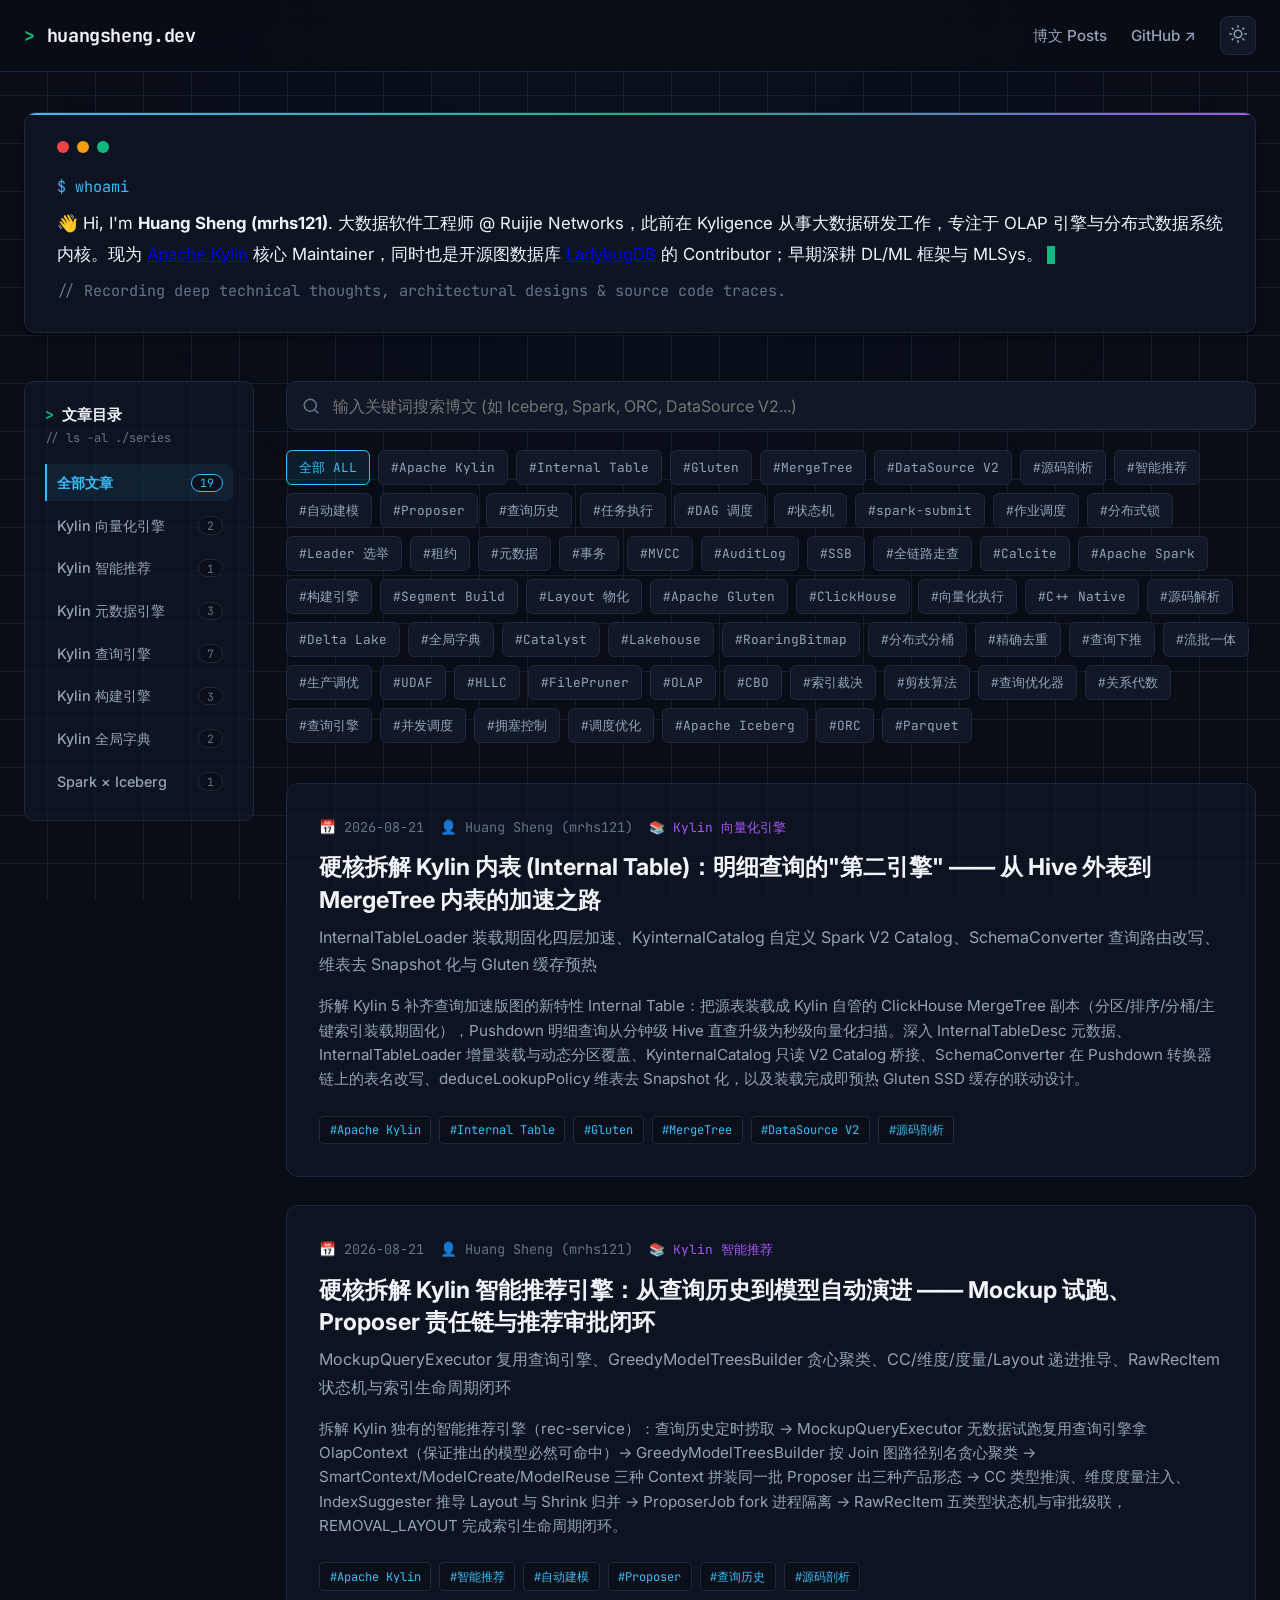
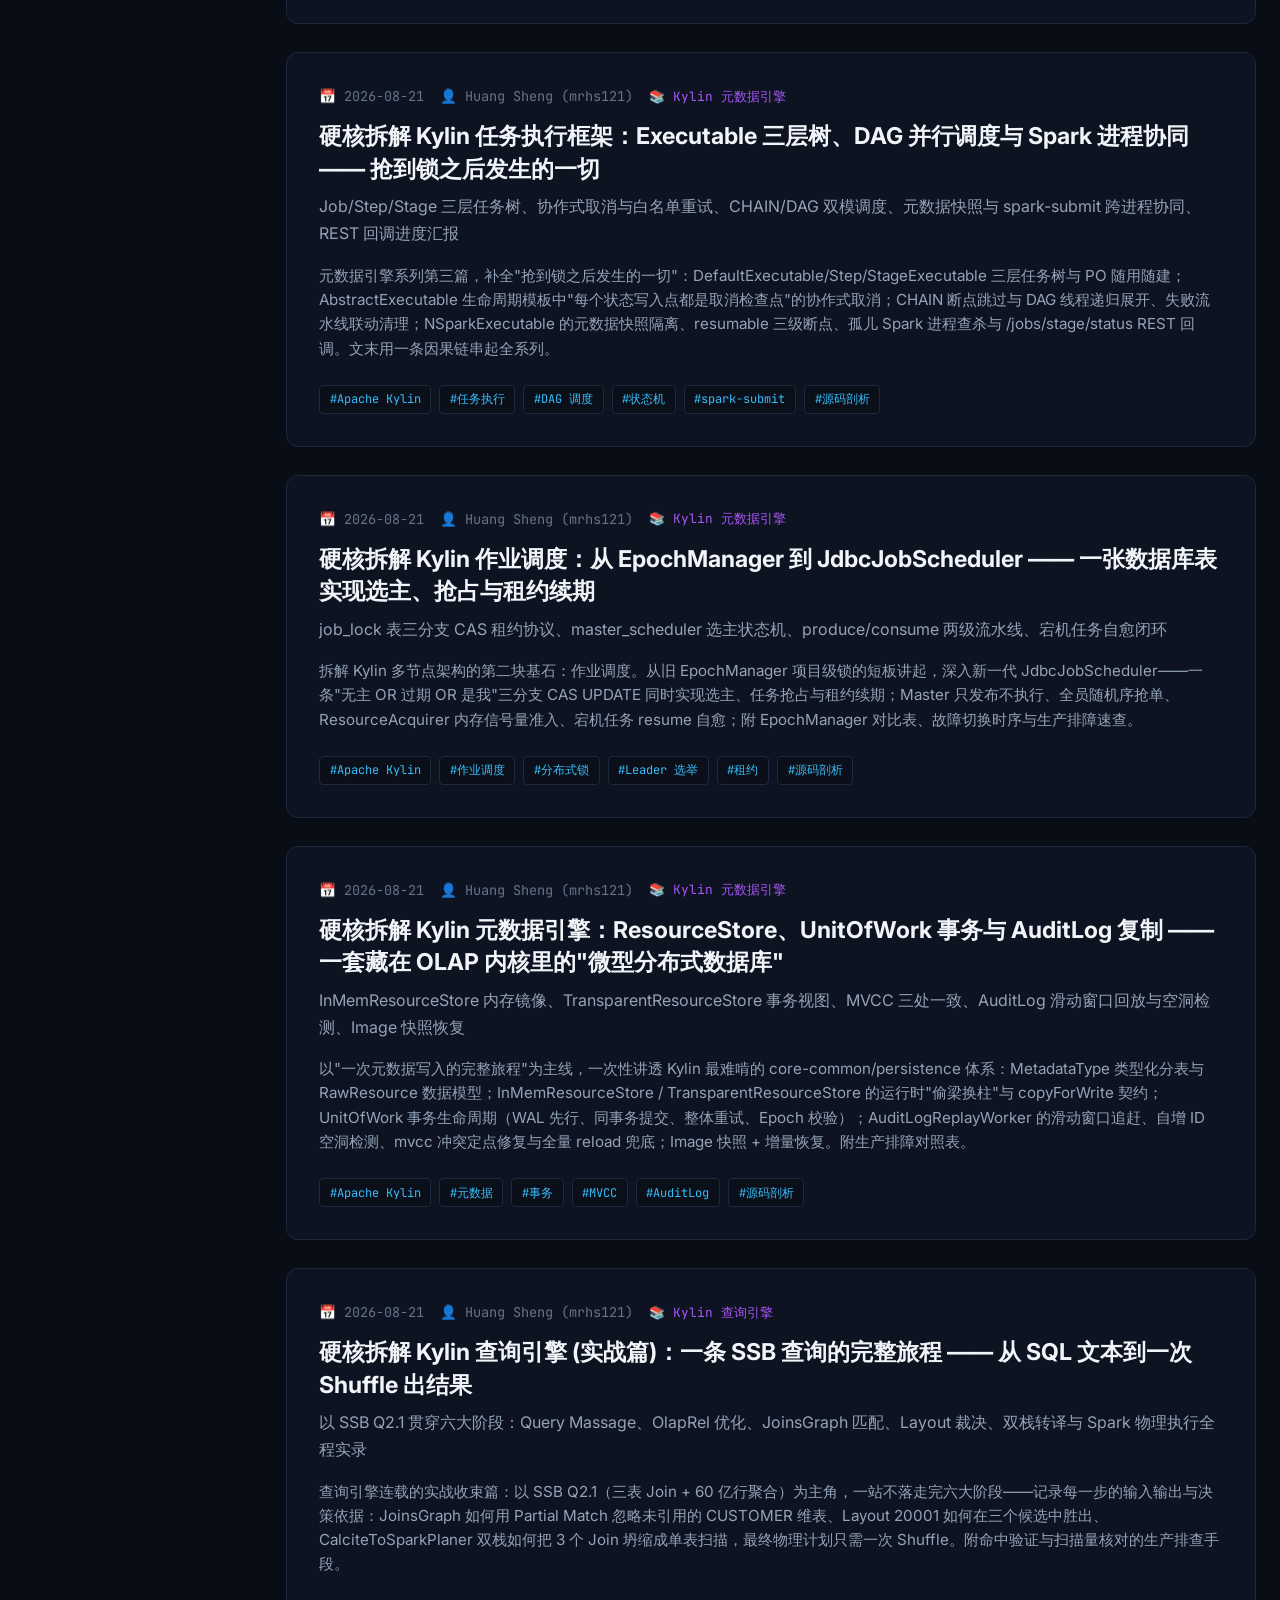
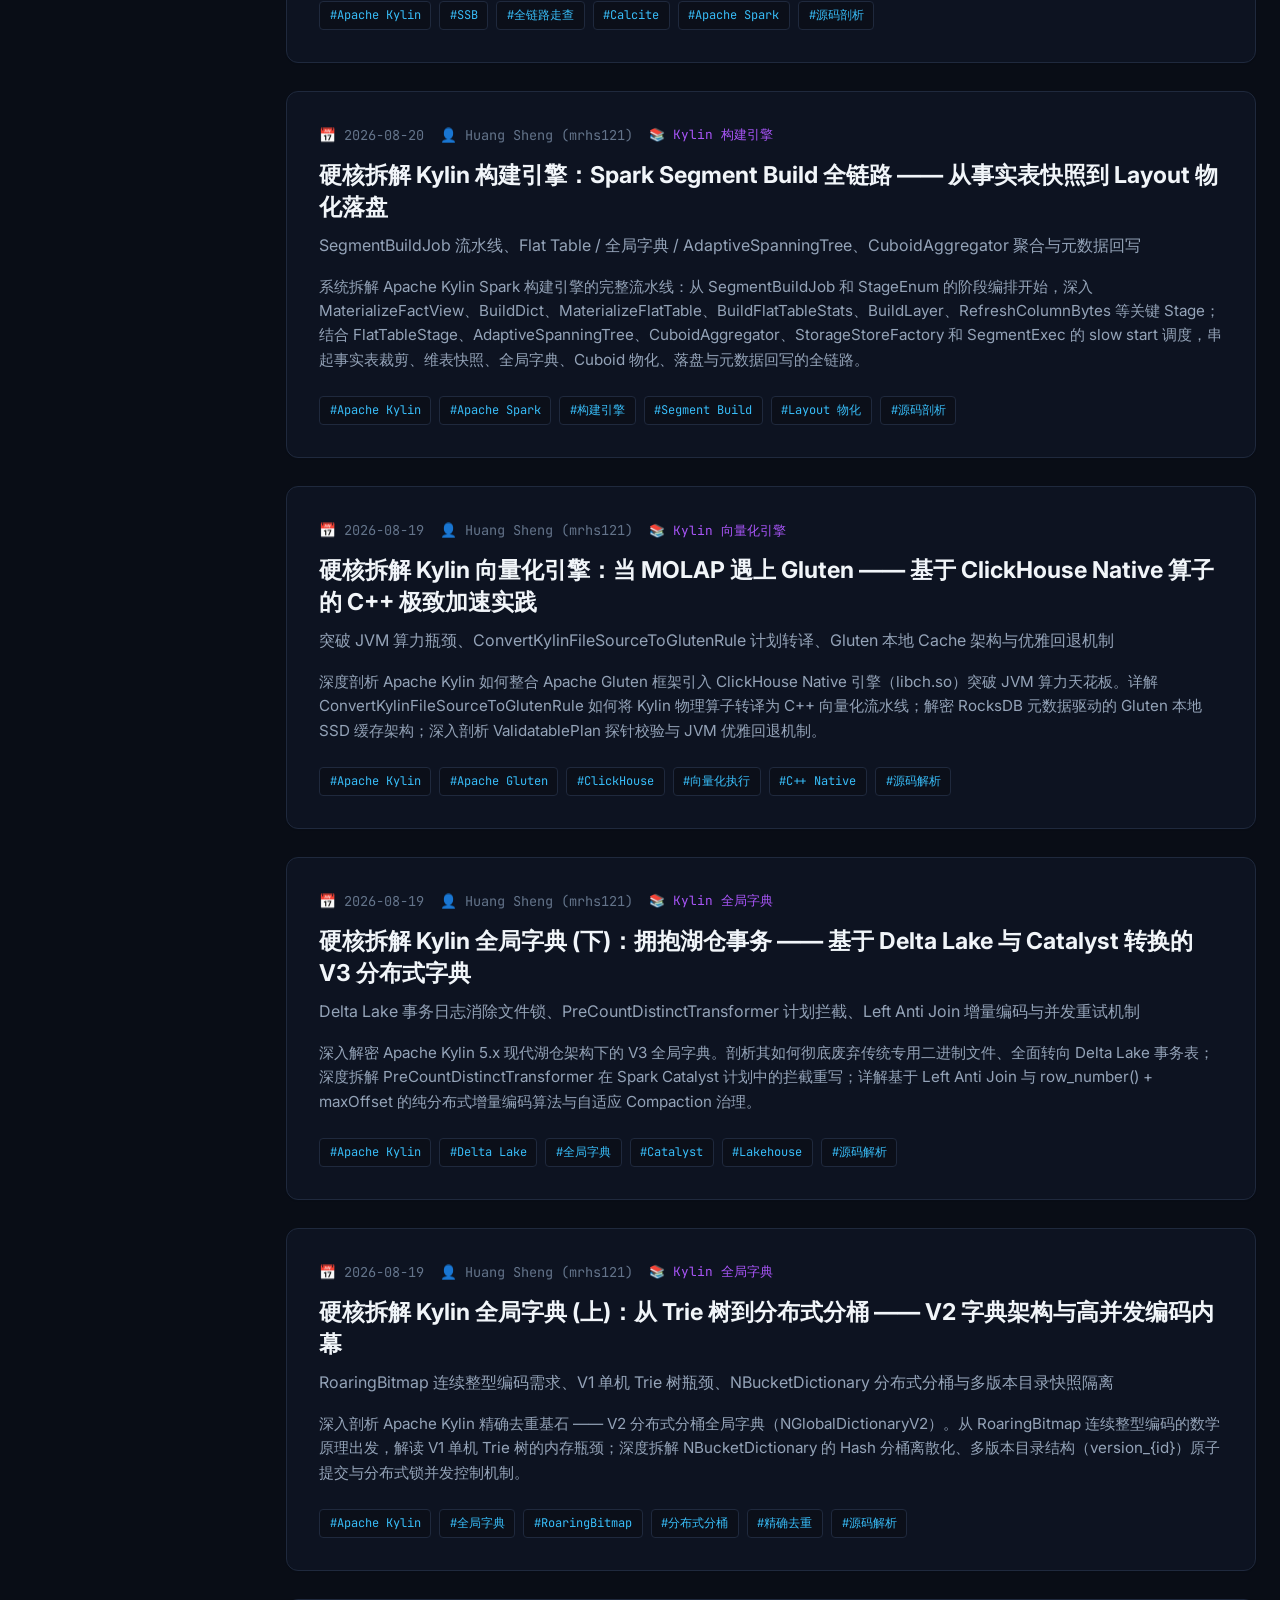
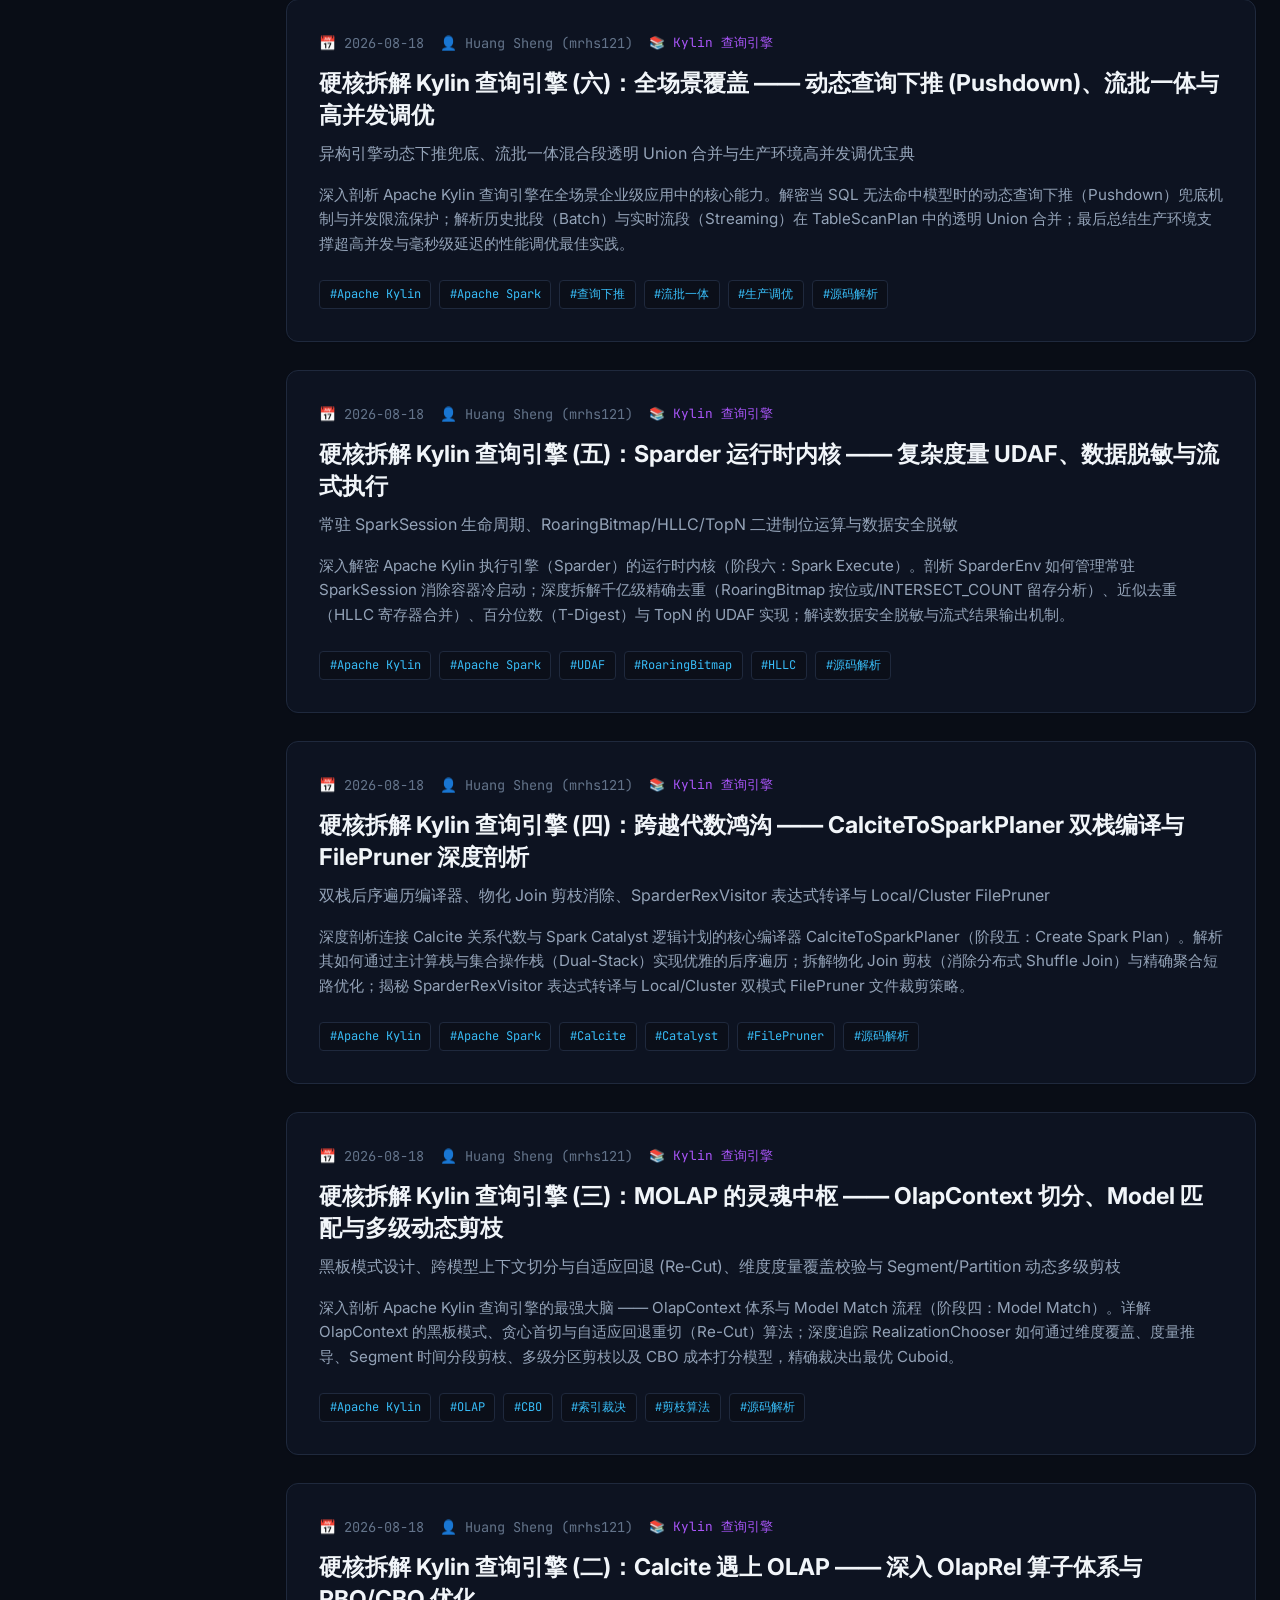
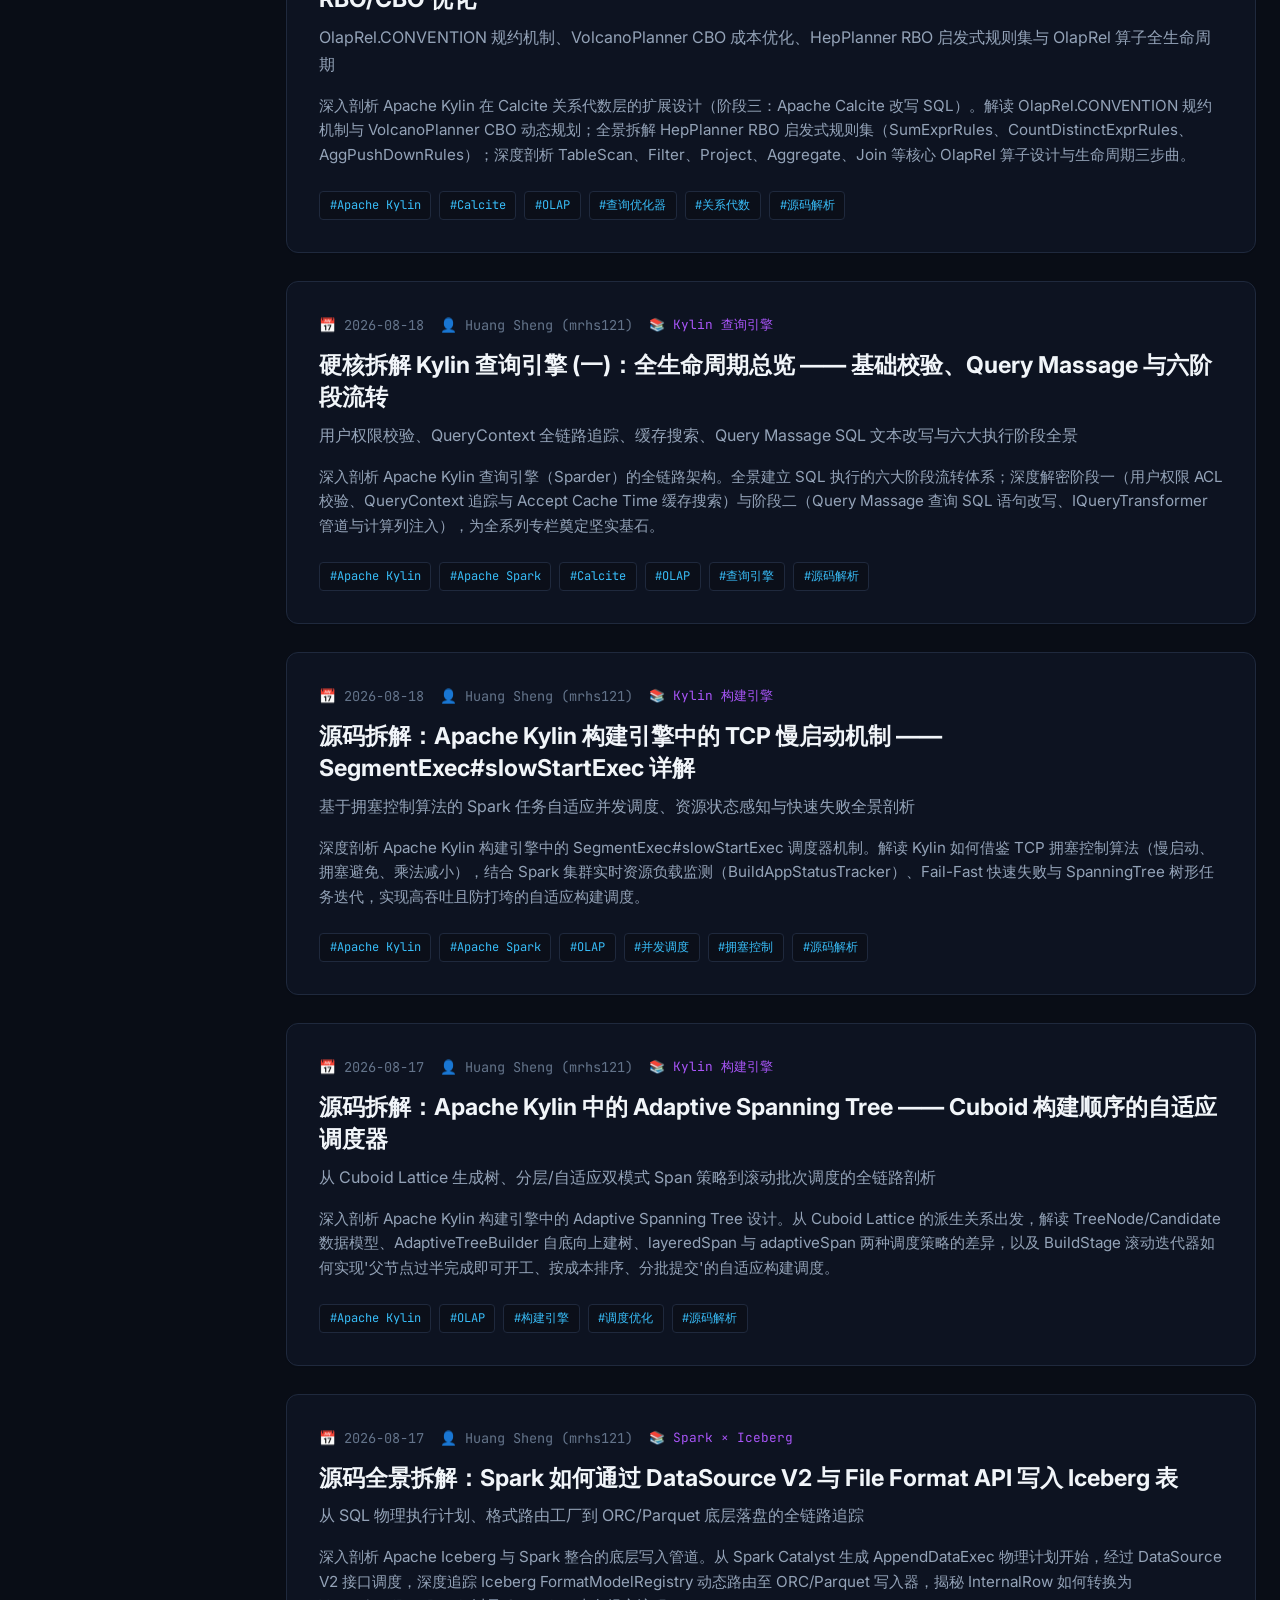
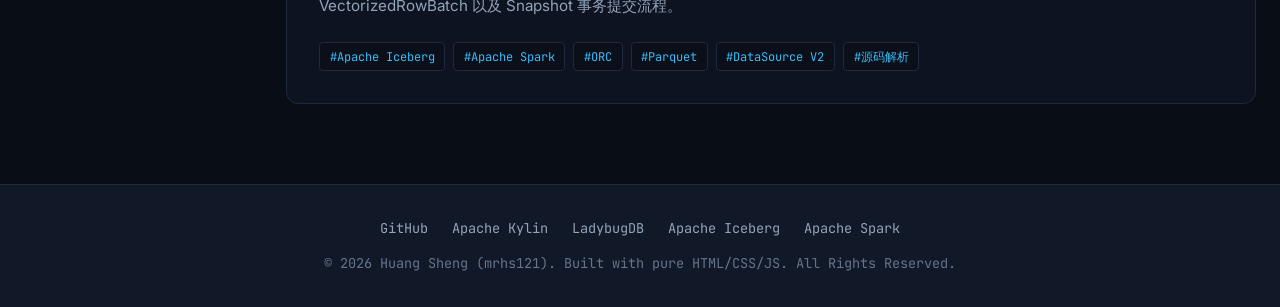
<file: index.html>
<!DOCTYPE html>
<html lang="zh-CN" data-theme="dark">
<head>
  <meta charset="UTF-8">
  <meta name="viewport" content="width=device-width, initial-scale=1.0">
  <meta name="google-site-verification" content="Z1-BaKwSio12exMEw3j6G6v8atnYDmKOI12J7l7mnco">
  <meta name="description" content="Huang Sheng (mrhs121) 的个人技术博客，专注 OLAP 引擎 (Apache Kylin)、分布式计算 (Spark / Flink)、湖仓表格式 (Apache Iceberg)、图数据库及存储引擎底层源码剖析与架构实践。">
  <title>Huang Sheng | Engineering Blog</title>
  <link rel="canonical" href="https://mrhs121.github.io/">
  
  <link rel="stylesheet" href="css/main.css?v=1.5">
  <link rel="icon" href="data:image/svg+xml,<svg xmlns=%22http://www.w3.org/2000/svg%22 viewBox=%220 0 100 100%22><text y=%22.9em%22 font-size=%2290%22>⚡</text></svg>">
</head>
<body>

  <!-- Header / Navigation -->
  <header class="site-header">
    <div class="header-container">
      <a href="index.html" class="brand-logo">
        <span class="terminal-prompt">&gt;</span>
        <span class="brand-text">huangsheng.dev</span>
      </a>
      <nav class="header-nav">
        <a href="index.html" class="nav-link">博文 Posts</a>
        <a href="https://github.com/Mrhs121" target="_blank" rel="noopener" class="nav-link">GitHub ↗</a>
        <button id="themeToggle" class="theme-toggle-btn" aria-label="切换主题">
          <span id="themeIcon"></span>
        </button>
      </nav>
    </div>
  </header>

  <!-- Main Content -->
  <main class="main-content">
    
    <!-- Terminal Hero Banner -->
    <section class="terminal-hero">
      <div class="terminal-header">
        <div class="terminal-dot dot-red"></div>
        <div class="terminal-dot dot-yellow"></div>
        <div class="terminal-dot dot-green"></div>
      </div>
      <div class="terminal-body">
        <div><span class="terminal-command">$ whoami</span></div>
        <div class="terminal-output">
          👋 Hi, I'm <strong>Huang Sheng (mrhs121)</strong>. 大数据软件工程师 @ Ruijie Networks，此前在 Kyligence 从事大数据研发工作，专注于 OLAP 引擎与分布式数据系统内核。现为 <a href="https://github.com/apache/kylin" target="_blank" rel="noopener">Apache Kylin</a> 核心 Maintainer，同时也是开源图数据库 <a href="https://github.com/LadybugDB/ladybug" target="_blank" rel="noopener">LadybugDB</a> 的 Contributor；早期深耕 DL/ML 框架与 MLSys。<span class="cursor-blink"></span>
        </div>
        <div style="margin-top: 0.5rem;"><span class="terminal-comment">// Recording deep technical thoughts, architectural designs & source code traces.</span></div>
      </div>
    </section>

    <!-- Two-column layout: series sidebar + posts -->
    <div class="home-layout">

      <!-- Series Sidebar -->
      <aside class="series-sidebar">
        <div class="series-title">
          <span class="terminal-prompt">&gt;</span> 文章目录
        </div>
        <div class="series-title-comment terminal-comment">// ls -al ./series</div>
        <nav id="seriesCatalog" class="series-list">
          <!-- Rendered via js/app.js -->
        </nav>
      </aside>

      <!-- Right column: search / tags / posts -->
      <div class="home-main">

        <!-- Search and Tags Filter -->
        <section class="filter-section">
          <div class="search-input-wrapper">
            <svg class="search-icon" viewBox="0 0 24 24" fill="none" stroke="currentColor" stroke-width="2" stroke-linecap="round" stroke-linejoin="round">
              <circle cx="11" cy="11" r="8"></circle>
              <line x1="21" y1="21" x2="16.65" y2="16.65"></line>
            </svg>
            <input type="text" id="searchInput" class="search-input" placeholder="输入关键词搜索博文 (如 Iceberg, Spark, ORC, DataSource V2...)" autocomplete="off">
          </div>
          <div id="tagsFilter" class="tags-filter-bar">
            <!-- Rendered via js/app.js -->
          </div>
        </section>

        <!-- Posts Grid -->
        <section id="postsGrid" class="posts-grid">
          <!-- Rendered via js/app.js -->
        </section>

      </div>
    </div>

  </main>

  <!-- Footer -->
  <footer class="site-footer">
    <div class="footer-links">
      <a href="https://github.com/Mrhs121" target="_blank" rel="noopener" class="footer-link">GitHub</a>
      <a href="https://github.com/apache/kylin" target="_blank" rel="noopener" class="footer-link">Apache Kylin</a>
      <a href="https://github.com/LadybugDB/ladybug" target="_blank" rel="noopener" class="footer-link">LadybugDB</a>
      <a href="https://iceberg.apache.org" target="_blank" rel="noopener" class="footer-link">Apache Iceberg</a>
      <a href="https://spark.apache.org" target="_blank" rel="noopener" class="footer-link">Apache Spark</a>
    </div>
    <p>© 2026 Huang Sheng (mrhs121). Built with pure HTML/CSS/JS. All Rights Reserved.</p>
  </footer>

  <script src="js/app.js?v=1.4"></script>
  <!-- GoatCounter 访问统计 -->
  <script data-goatcounter="https://mrhs121.goatcounter.com/count" async src="https://gc.zgo.at/count.js"></script>

  <!-- Static links for crawlers (visually hidden, discoverable by search engines) -->
  <nav class="seo-links" aria-hidden="true" style="position:absolute;left:-9999px;top:auto;width:1px;height:1px;overflow:hidden;">
    <ul>
      <li><a href="post.html?id=kylin-internal-table-mergetree-catalog">硬核拆解 Kylin 内表 (Internal Table)：明细查询的"第二引擎" —— 从 Hive 外表到 MergeTree 内表的加速之路</a></li>
      <li><a href="post.html?id=kylin-smart-recommendation-proposer-chain">硬核拆解 Kylin 智能推荐引擎：从查询历史到模型自动演进 —— Mockup 试跑、Proposer 责任链与推荐审批闭环</a></li>
      <li><a href="post.html?id=kylin-executable-framework-dag-spark-submit">硬核拆解 Kylin 任务执行框架：Executable 三层树、DAG 并行调度与 Spark 进程协同 —— 抢到锁之后发生的一切</a></li>
      <li><a href="post.html?id=kylin-job-scheduler-jdbc-lock-leader-election">硬核拆解 Kylin 作业调度：从 EpochManager 到 JdbcJobScheduler —— 一张数据库表实现选主、抢占与租约续期</a></li>
      <li><a href="post.html?id=kylin-metadata-resourcestore-unitofwork-auditlog">硬核拆解 Kylin 元数据引擎：ResourceStore、UnitOfWork 事务与 AuditLog 复制 —— 一套藏在 OLAP 内核里的"微型分布式数据库"</a></li>
      <li><a href="post.html?id=kylin-query-engine-e2e-ssb-q21-walkthrough">硬核拆解 Kylin 查询引擎 (实战篇)：一条 SSB 查询的完整旅程 —— 从 SQL 文本到一次 Shuffle 出结果</a></li>
      <li><a href="post.html?id=kylin-spark-segment-build-pipeline">硬核拆解 Kylin 构建引擎：Spark Segment Build 全链路 —— 从事实表快照到 Layout 物化落盘</a></li>
      <li><a href="post.html?id=kylin-gluten-native-vectorized-engine">硬核拆解 Kylin 向量化引擎：当 MOLAP 遇上 Gluten —— 基于 ClickHouse Native 算子的 C++ 极致加速实践</a></li>
      <li><a href="post.html?id=kylin-global-dictionary-v3-delta-acid">硬核拆解 Kylin 全局字典 (下)：拥抱湖仓事务 —— 基于 Delta Lake 与 Catalyst 转换的 V3 分布式字典</a></li>
      <li><a href="post.html?id=kylin-global-dictionary-v2-distributed-bucket">硬核拆解 Kylin 全局字典 (上)：从 Trie 树到分布式分桶 —— V2 字典架构与高并发编码内幕</a></li>
      <li><a href="post.html?id=kylin-query-engine-06-pushdown-hybrid-and-tuning">硬核拆解 Kylin 查询引擎 (六)：全场景覆盖 —— 动态查询下推 (Pushdown)、流批一体与高并发调优</a></li>
      <li><a href="post.html?id=kylin-query-engine-05-sparder-runtime-and-udaf">硬核拆解 Kylin 查询引擎 (五)：Sparder 运行时内核 —— 复杂度量 UDAF、数据脱敏与流式执行</a></li>
      <li><a href="post.html?id=kylin-query-engine-04-calcite-to-spark-planer">硬核拆解 Kylin 查询引擎 (四)：跨越代数鸿沟 —— CalciteToSparkPlaner 双栈编译与 FilePruner 深度剖析</a></li>
      <li><a href="post.html?id=kylin-query-engine-03-olap-context-and-cbo">硬核拆解 Kylin 查询引擎 (三)：MOLAP 的灵魂中枢 —— OlapContext 切分、Model 匹配与多级动态剪枝</a></li>
      <li><a href="post.html?id=kylin-query-engine-02-olap-rel-and-rules">硬核拆解 Kylin 查询引擎 (二)：Calcite 遇上 OLAP —— 深入 OlapRel 算子体系与 RBO/CBO 优化</a></li>
      <li><a href="post.html?id=kylin-query-engine-01-overview">硬核拆解 Kylin 查询引擎 (一)：全生命周期总览 —— 基础校验、Query Massage 与六阶段流转</a></li>
      <li><a href="post.html?id=kylin-segment-exec-slow-start">源码拆解：Apache Kylin 构建引擎中的 TCP 慢启动机制 —— SegmentExec#slowStartExec 详解</a></li>
      <li><a href="post.html?id=kylin-adaptive-spanning-tree">源码拆解：Apache Kylin 中的 Adaptive Spanning Tree —— Cuboid 构建顺序的自适应调度器</a></li>
      <li><a href="post.html?id=spark-iceberg-orc-write-pipeline">源码全景拆解：Spark 如何通过 DataSource V2 与 File Format API 写入 Iceberg 表</a></li>
    </ul>
  </nav>
</body>
</html>
</file>
<file: css/main.css>
@import url('https://fonts.googleapis.com/css2?family=Fira+Code:wght@400;500;600;700&family=Inter:wght@300;400;500;600;700;800&family=JetBrains+Mono:wght@400;500;600;700&display=swap');

:root {
  --bg-primary: #090d16;
  --bg-secondary: #111827;
  --bg-card: rgba(17, 24, 39, 0.7);
  --bg-card-hover: rgba(31, 41, 55, 0.85);
  --border-color: #1f293d;
  --border-glow: rgba(56, 189, 248, 0.2);
  
  --text-primary: #f1f5f9;
  --text-secondary: #94a3b8;
  --text-muted: #64748b;
  
  --accent-cyan: #38bdf8;
  --accent-emerald: #10b981;
  --accent-purple: #a855f7;
  --accent-amber: #f59e0b;
  
  --code-bg: #0b0f19;
  --code-border: #1e293b;
  
  --font-sans: 'Inter', -apple-system, BlinkMacSystemFont, 'Segoe UI', Roboto, sans-serif;
  --font-mono: 'JetBrains Mono', 'Fira Code', ui-monospace, SFMono-Regular, Menlo, Monaco, Consolas, monospace;
  
  --shadow-sm: 0 1px 2px 0 rgba(0, 0, 0, 0.05);
  --shadow-md: 0 4px 6px -1px rgba(0, 0, 0, 0.3), 0 2px 4px -1px rgba(0, 0, 0, 0.2);
  --shadow-glow: 0 0 20px -5px rgba(56, 189, 248, 0.15);
}

[data-theme="light"] {
  --bg-primary: #f8fafc;
  --bg-secondary: #ffffff;
  --bg-card: #ffffff;
  --bg-card-hover: #f1f5f9;
  --border-color: #e2e8f0;
  --border-glow: rgba(14, 165, 233, 0.2);
  
  --text-primary: #0f172a;
  --text-secondary: #475569;
  --text-muted: #94a3b8;
  
  --accent-cyan: #0284c7;
  --accent-emerald: #059669;
  --accent-purple: #7c3aed;
  --accent-amber: #d97706;
  
  --code-bg: #f1f5f9;
  --code-border: #cbd5e1;
}

* {
  box-sizing: border-box;
  margin: 0;
  padding: 0;
}

html {
  scroll-behavior: smooth;
  font-size: 16px;
}

body {
  background-color: var(--bg-primary);
  color: var(--text-primary);
  font-family: var(--font-sans);
  line-height: 1.7;
  min-height: 100vh;
  display: flex;
  flex-direction: column;
  transition: background-color 0.25s ease, color 0.25s ease;
  overflow-x: hidden;
}

/* Background grid effect */
body::before {
  content: '';
  position: fixed;
  top: 0;
  left: 0;
  width: 100%;
  height: 100%;
  background-image: 
    radial-gradient(circle at 50% 0%, rgba(56, 189, 248, 0.05) 0%, transparent 60%),
    linear-gradient(to right, var(--border-color) 1px, transparent 1px),
    linear-gradient(to bottom, var(--border-color) 1px, transparent 1px);
  background-size: 100% 100%, 48px 48px, 48px 48px;
  background-position: 0 0, -1px -1px, -1px -1px;
  opacity: 0.6;
  pointer-events: none;
  z-index: -1;
}

/* Header & Navbar */
.site-header {
  position: sticky;
  top: 0;
  backdrop-filter: blur(12px);
  background-color: rgba(9, 13, 22, 0.8);
  border-bottom: 1px solid var(--border-color);
  z-index: 100;
  transition: background-color 0.25s ease;
}

[data-theme="light"] .site-header {
  background-color: rgba(248, 250, 252, 0.85);
}

.header-container {
  max-width: 1350px;
  margin: 0 auto;
  padding: 1rem 1.5rem;
  display: flex;
  align-items: center;
  justify-content: space-between;
}

.brand-logo {
  display: flex;
  align-items: center;
  gap: 0.75rem;
  text-decoration: none;
  color: var(--text-primary);
  font-family: var(--font-mono);
  font-weight: 700;
  font-size: 1.15rem;
  letter-spacing: -0.02em;
}

.brand-logo .terminal-prompt {
  color: var(--accent-emerald);
}

.brand-logo:hover .brand-text {
  color: var(--accent-cyan);
}

.header-nav {
  display: flex;
  align-items: center;
  gap: 1.5rem;
}

.nav-link {
  color: var(--text-secondary);
  text-decoration: none;
  font-size: 0.95rem;
  font-weight: 500;
  transition: color 0.15s ease;
}

.nav-link:hover {
  color: var(--accent-cyan);
}

.theme-toggle-btn {
  background: var(--bg-secondary);
  border: 1px solid var(--border-color);
  color: var(--text-secondary);
  padding: 0.5rem;
  border-radius: 8px;
  cursor: pointer;
  display: flex;
  align-items: center;
  justify-content: center;
  transition: all 0.2s ease;
}

.theme-toggle-btn:hover {
  color: var(--text-primary);
  border-color: var(--accent-cyan);
  box-shadow: 0 0 10px var(--border-glow);
}

/* Reading Progress Bar */
.progress-bar-container {
  position: fixed;
  top: 0;
  left: 0;
  width: 100%;
  height: 3px;
  background: transparent;
  z-index: 1000;
}

.progress-bar {
  height: 100%;
  width: 0%;
  background: linear-gradient(90deg, var(--accent-cyan), var(--accent-emerald));
  transition: width 0.1s linear;
}

/* Main Container */
.main-content {
  flex: 1;
  max-width: 1350px;
  margin: 0 auto;
  padding: 2.5rem 1.5rem 5rem;
  width: 100%;
}

/* Terminal Hero Banner */
.terminal-hero {
  background: var(--bg-card);
  backdrop-filter: blur(10px);
  border: 1px solid var(--border-color);
  border-radius: 12px;
  padding: 1.75rem 2rem;
  margin-bottom: 3rem;
  box-shadow: var(--shadow-md);
  position: relative;
  overflow: hidden;
}

.terminal-hero::before {
  content: '';
  position: absolute;
  top: 0;
  left: 0;
  right: 0;
  height: 2px;
  background: linear-gradient(90deg, var(--accent-cyan), var(--accent-emerald), var(--accent-purple));
}

.terminal-header {
  display: flex;
  align-items: center;
  gap: 0.5rem;
  margin-bottom: 1.25rem;
}

.terminal-dot {
  width: 12px;
  height: 12px;
  border-radius: 50%;
}

.dot-red { background-color: #ef4444; }
.dot-yellow { background-color: #f59e0b; }
.dot-green { background-color: #10b981; }

.terminal-body {
  font-family: var(--font-mono);
  font-size: 0.95rem;
  line-height: 1.8;
}

.terminal-command {
  color: var(--accent-cyan);
}

.terminal-comment {
  color: var(--text-muted);
}

.terminal-output {
  color: var(--text-primary);
  margin-top: 0.5rem;
  font-family: var(--font-sans);
  font-size: 1.05rem;
}

.cursor-blink {
  display: inline-block;
  width: 8px;
  height: 1.1em;
  background-color: var(--accent-emerald);
  vertical-align: middle;
  margin-left: 4px;
  animation: blink 1s infinite;
}

@keyframes blink {
  0%, 49% { opacity: 1; }
  50%, 100% { opacity: 0; }
}

/* Home Layout: series sidebar + posts */
.home-layout {
  display: grid;
  grid-template-columns: 230px minmax(0, 1fr);
  gap: 2rem;
  align-items: start;
}

.home-main {
  min-width: 0;
}

/* Series Sidebar */
.series-sidebar {
  position: sticky;
  top: 90px;
  background: var(--bg-card);
  border: 1px solid var(--border-color);
  border-radius: 10px;
  padding: 1.25rem;
  max-height: calc(100vh - 120px);
  overflow-y: auto;
}

.series-title {
  font-family: var(--font-mono);
  font-size: 0.95rem;
  font-weight: 700;
  color: var(--text-primary);
  display: flex;
  align-items: center;
  gap: 0.5rem;
}

.series-title .terminal-prompt {
  color: var(--accent-emerald);
}

.series-title-comment {
  font-family: var(--font-mono);
  font-size: 0.75rem;
  color: var(--text-muted);
  margin-bottom: 1rem;
}

.series-list {
  display: flex;
  flex-direction: column;
  gap: 0.35rem;
}

.series-item {
  display: flex;
  align-items: center;
  justify-content: space-between;
  gap: 0.5rem;
  width: 100%;
  background: transparent;
  border: none;
  border-left: 2px solid transparent;
  border-radius: 0 6px 6px 0;
  padding: 0.55rem 0.65rem;
  cursor: pointer;
  transition: all 0.15s ease;
  text-align: left;
  font-family: var(--font-sans);
}

.series-item:hover {
  background: var(--bg-card-hover);
  border-left-color: var(--text-muted);
}

.series-item.active {
  background: rgba(56, 189, 248, 0.08);
  border-left-color: var(--accent-cyan);
}

.series-name {
  font-size: 0.9rem;
  font-weight: 500;
  color: var(--text-secondary);
  line-height: 1.35;
}

.series-item:hover .series-name {
  color: var(--text-primary);
}

.series-item.active .series-name {
  color: var(--accent-cyan);
  font-weight: 600;
}

.series-count {
  font-family: var(--font-mono);
  font-size: 0.72rem;
  color: var(--text-muted);
  background: var(--code-bg);
  border: 1px solid var(--border-color);
  border-radius: 10px;
  padding: 0.05rem 0.5rem;
  flex-shrink: 0;
}

.series-item.active .series-count {
  color: var(--accent-cyan);
  border-color: var(--accent-cyan);
}

.post-series-badge {
  font-family: var(--font-mono);
  font-size: 0.8rem;
  color: var(--accent-purple);
}

/* Search & Filter Bar */
.filter-section {
  margin-bottom: 2.5rem;
  display: flex;
  flex-direction: column;
  gap: 1.25rem;
}

.search-input-wrapper {
  position: relative;
}

.search-input {
  width: 100%;
  background: var(--bg-secondary);
  border: 1px solid var(--border-color);
  color: var(--text-primary);
  padding: 0.85rem 1.25rem 0.85rem 2.85rem;
  border-radius: 10px;
  font-family: var(--font-sans);
  font-size: 1rem;
  transition: all 0.2s ease;
}

.search-input:focus {
  outline: none;
  border-color: var(--accent-cyan);
  box-shadow: 0 0 15px var(--border-glow);
}

.search-icon {
  position: absolute;
  left: 1rem;
  top: 50%;
  transform: translateY(-50%);
  color: var(--text-muted);
  width: 18px;
  height: 18px;
}

.tags-filter-bar {
  display: flex;
  flex-wrap: wrap;
  gap: 0.5rem;
}

.tag-pill {
  font-family: var(--font-mono);
  font-size: 0.8rem;
  padding: 0.35rem 0.75rem;
  border-radius: 6px;
  background: var(--bg-secondary);
  border: 1px solid var(--border-color);
  color: var(--text-secondary);
  cursor: pointer;
  transition: all 0.15s ease;
  user-select: none;
}

.tag-pill:hover, .tag-pill.active {
  color: var(--accent-cyan);
  border-color: var(--accent-cyan);
  background: rgba(56, 189, 248, 0.1);
}

/* Post Cards Grid */
.posts-grid {
  display: grid;
  grid-template-columns: 1fr;
  gap: 1.75rem;
}

.post-card {
  background: var(--bg-card);
  border: 1px solid var(--border-color);
  border-radius: 12px;
  padding: 2rem;
  transition: all 0.25s ease;
  text-decoration: none;
  display: flex;
  flex-direction: column;
  justify-content: space-between;
  box-shadow: var(--shadow-sm);
  position: relative;
}

.post-card:hover {
  background: var(--bg-card-hover);
  border-color: rgba(56, 189, 248, 0.4);
  transform: translateY(-2px);
  box-shadow: var(--shadow-glow);
}

.post-meta {
  display: flex;
  align-items: center;
  gap: 1rem;
  font-family: var(--font-mono);
  font-size: 0.85rem;
  color: var(--text-muted);
  margin-bottom: 0.75rem;
}

.post-title {
  font-size: 1.45rem;
  font-weight: 700;
  color: var(--text-primary);
  margin-bottom: 0.5rem;
  line-height: 1.4;
  transition: color 0.15s ease;
}

.post-card:hover .post-title {
  color: var(--accent-cyan);
}

.post-subtitle {
  font-size: 1rem;
  color: var(--text-secondary);
  margin-bottom: 1rem;
  font-weight: 400;
}

.post-excerpt {
  color: var(--text-secondary);
  font-size: 0.95rem;
  line-height: 1.6;
  margin-bottom: 1.5rem;
}

.post-tags {
  display: flex;
  flex-wrap: wrap;
  gap: 0.5rem;
}

.post-tag {
  font-family: var(--font-mono);
  font-size: 0.75rem;
  padding: 0.2rem 0.6rem;
  border-radius: 4px;
  background: var(--code-bg);
  border: 1px solid var(--border-color);
  color: var(--accent-cyan);
}

/* Post Detail Layout */
.article-layout {
  display: grid;
  grid-template-columns: minmax(0, 1fr) 280px;
  gap: 2.5rem;
  align-items: start;
}

.article-container {
  background: var(--bg-card);
  border: 1px solid var(--border-color);
  border-radius: 12px;
  padding: 2.5rem 3.5rem;
  box-shadow: var(--shadow-md);
  min-width: 0;
}

.article-header {
  margin-bottom: 2.5rem;
  border-bottom: 1px solid var(--border-color);
  padding-bottom: 2rem;
}

.back-link {
  display: inline-flex;
  align-items: center;
  gap: 0.5rem;
  color: var(--accent-cyan);
  text-decoration: none;
  font-family: var(--font-mono);
  font-size: 0.9rem;
  margin-bottom: 1.5rem;
  transition: transform 0.15s ease;
}

.back-link:hover {
  transform: translateX(-4px);
}

.article-title {
  font-size: 2.25rem;
  font-weight: 800;
  line-height: 1.3;
  margin-bottom: 1.25rem;
  letter-spacing: -0.02em;
}

.article-meta-bar {
  display: flex;
  flex-wrap: wrap;
  gap: 1.25rem;
  align-items: center;
  color: var(--text-muted);
  font-family: var(--font-mono);
  font-size: 0.875rem;
}

.article-meta-item {
  display: flex;
  align-items: center;
  gap: 0.4rem;
}

/* Article Markdown Typography */
.article-content {
  color: var(--text-primary);
  font-size: 1.05rem;
  line-height: 1.8;
  overflow-wrap: break-word;
  word-wrap: break-word;
}

.article-content h1,
.article-content h2,
.article-content h3,
.article-content h4 {
  color: var(--text-primary);
  font-weight: 700;
  margin-top: 2.5rem;
  margin-bottom: 1rem;
  line-height: 1.4;
  letter-spacing: -0.01em;
  scroll-margin-top: 80px;
}

.article-content h2 {
  font-size: 1.65rem;
  border-bottom: 1px solid var(--border-color);
  padding-bottom: 0.5rem;
}

.article-content h3 {
  font-size: 1.3rem;
}

.article-content p {
  margin-bottom: 1.5rem;
}

.article-content ul,
.article-content ol {
  margin-bottom: 1.5rem;
  padding-left: 1.75rem;
}

.article-content li {
  margin-bottom: 0.5rem;
  overflow-wrap: break-word;
}

.article-content blockquote {
  border-left: 4px solid var(--accent-cyan);
  background: var(--code-bg);
  padding: 1rem 1.5rem;
  margin: 1.5rem 0;
  border-radius: 0 8px 8px 0;
  color: var(--text-secondary);
  font-style: normal;
}

.article-content code:not(pre code) {
  font-family: var(--font-mono);
  font-size: 0.88em;
  background: var(--code-bg);
  color: var(--accent-cyan);
  padding: 0.2em 0.45em;
  border-radius: 4px;
  border: 1px solid var(--border-color);
  word-break: break-all;
  overflow-wrap: anywhere;
  white-space: normal;
}

/* Code Blocks */
.code-block-wrapper {
  position: relative;
  margin: 1.75rem 0;
  border-radius: 8px;
  overflow: hidden;
  border: 1px solid var(--code-border);
  background: var(--code-bg);
  box-shadow: var(--shadow-sm);
}

.code-header {
  display: flex;
  justify-content: space-between;
  align-items: center;
  padding: 0.5rem 1rem;
  background: rgba(0, 0, 0, 0.3);
  border-bottom: 1px solid var(--code-border);
  font-family: var(--font-mono);
  font-size: 0.8rem;
  color: var(--text-muted);
}

.copy-btn {
  background: transparent;
  border: 1px solid var(--border-color);
  color: var(--text-muted);
  font-family: var(--font-mono);
  font-size: 0.75rem;
  padding: 0.2rem 0.6rem;
  border-radius: 4px;
  cursor: pointer;
  transition: all 0.15s ease;
}

.copy-btn:hover {
  color: var(--accent-cyan);
  border-color: var(--accent-cyan);
}

.article-content pre {
  margin: 0;
  padding: 1.25rem;
  overflow-x: auto;
  font-family: var(--font-mono);
  font-size: 0.9rem;
  line-height: 1.6;
}

/* Tables */
.article-content table {
  width: 100%;
  border-collapse: collapse;
  margin: 1.75rem 0;
  font-size: 0.95rem;
  border: 1px solid var(--border-color);
  border-radius: 8px;
  overflow: hidden;
}

.article-content th,
.article-content td {
  padding: 0.85rem 1.15rem;
  border: 1px solid var(--border-color);
  text-align: left;
}

.article-content th {
  background: var(--bg-secondary);
  font-weight: 600;
  color: var(--text-primary);
}

.article-content tr:nth-child(even) {
  background: rgba(255, 255, 255, 0.02);
}

/* TOC Sidebar */
.toc-sidebar {
  position: sticky;
  top: 90px;
  background: var(--bg-card);
  border: 1px solid var(--border-color);
  border-radius: 10px;
  padding: 1.5rem;
  max-height: calc(100vh - 120px);
  overflow-y: auto;
}

.toc-title {
  font-family: var(--font-mono);
  font-size: 0.9rem;
  font-weight: 700;
  color: var(--text-primary);
  margin-bottom: 1rem;
  display: flex;
  align-items: center;
  gap: 0.5rem;
}

.toc-list {
  list-style: none;
  padding: 0;
  margin: 0;
  font-size: 0.85rem;
  line-height: 1.5;
}

.toc-item {
  margin-bottom: 0.5rem;
}

.toc-item.depth-3 {
  padding-left: 1rem;
}

.toc-link {
  color: var(--text-muted);
  text-decoration: none;
  display: block;
  transition: all 0.15s ease;
  border-left: 2px solid transparent;
  padding-left: 0.5rem;
}

.toc-link:hover, .toc-link.active {
  color: var(--accent-cyan);
  border-left-color: var(--accent-cyan);
}

/* Footer */
.site-footer {
  border-top: 1px solid var(--border-color);
  background: var(--bg-secondary);
  padding: 2rem 1.5rem;
  margin-top: auto;
  text-align: center;
  font-family: var(--font-mono);
  font-size: 0.85rem;
  color: var(--text-muted);
}

.footer-links {
  display: flex;
  justify-content: center;
  gap: 1.5rem;
  margin-bottom: 0.75rem;
}

.footer-link {
  color: var(--text-secondary);
  text-decoration: none;
  transition: color 0.15s ease;
}

.footer-link:hover {
  color: var(--accent-cyan);
}

/* Responsive */
@media (max-width: 900px) {
  .home-layout {
    grid-template-columns: 1fr;
    gap: 1.5rem;
  }
  .series-sidebar {
    position: static;
    max-height: none;
    padding: 1rem 1.25rem;
  }
  .series-title-comment {
    display: none;
  }
  .series-list {
    flex-direction: row;
    flex-wrap: wrap;
    gap: 0.5rem;
    margin-top: 0.75rem;
  }
  .series-item {
    width: auto;
    border: 1px solid var(--border-color);
    border-radius: 6px;
    padding: 0.35rem 0.7rem;
  }
  .series-item.active {
    border-color: var(--accent-cyan);
  }
  .article-layout {
    grid-template-columns: 1fr;
  }
  .toc-sidebar {
    display: none;
  }
  .article-container {
    padding: 1.75rem 1.5rem;
  }
  .article-title {
    font-size: 1.75rem;
  }
}
</file>
